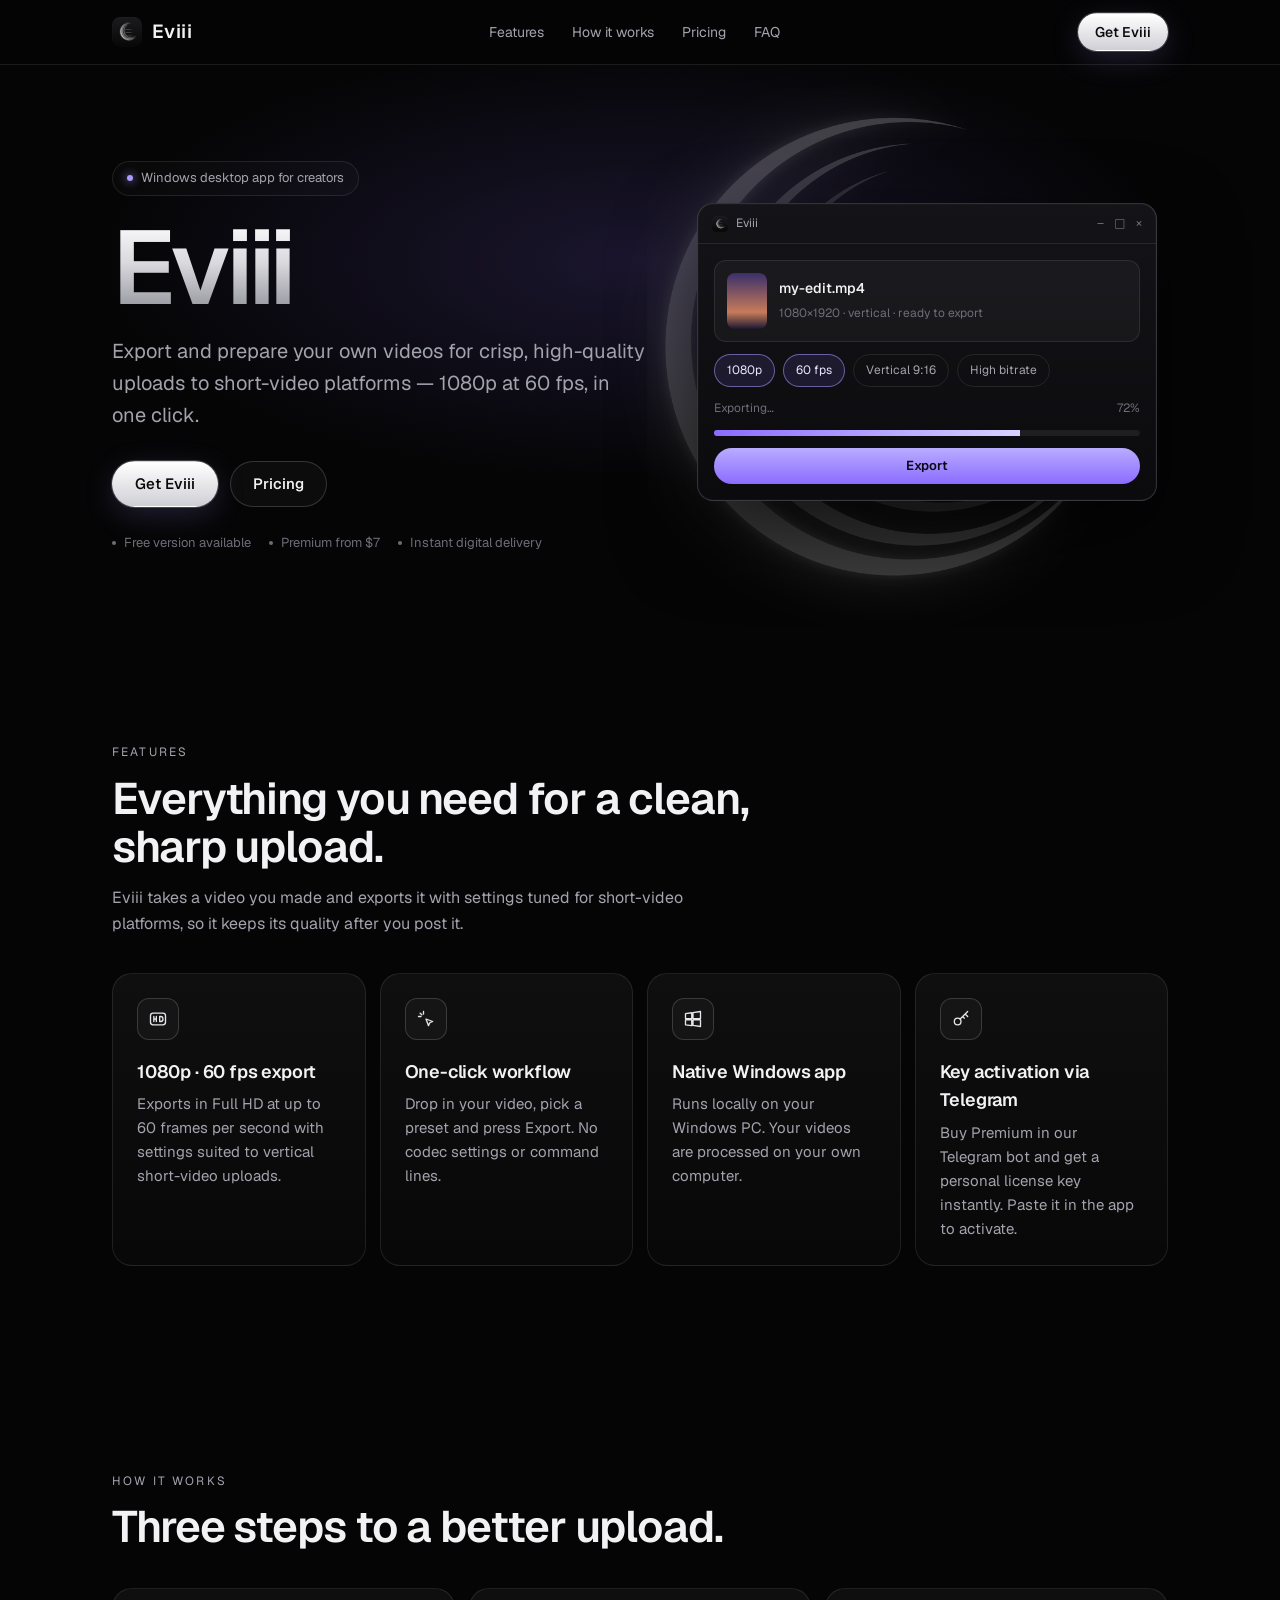
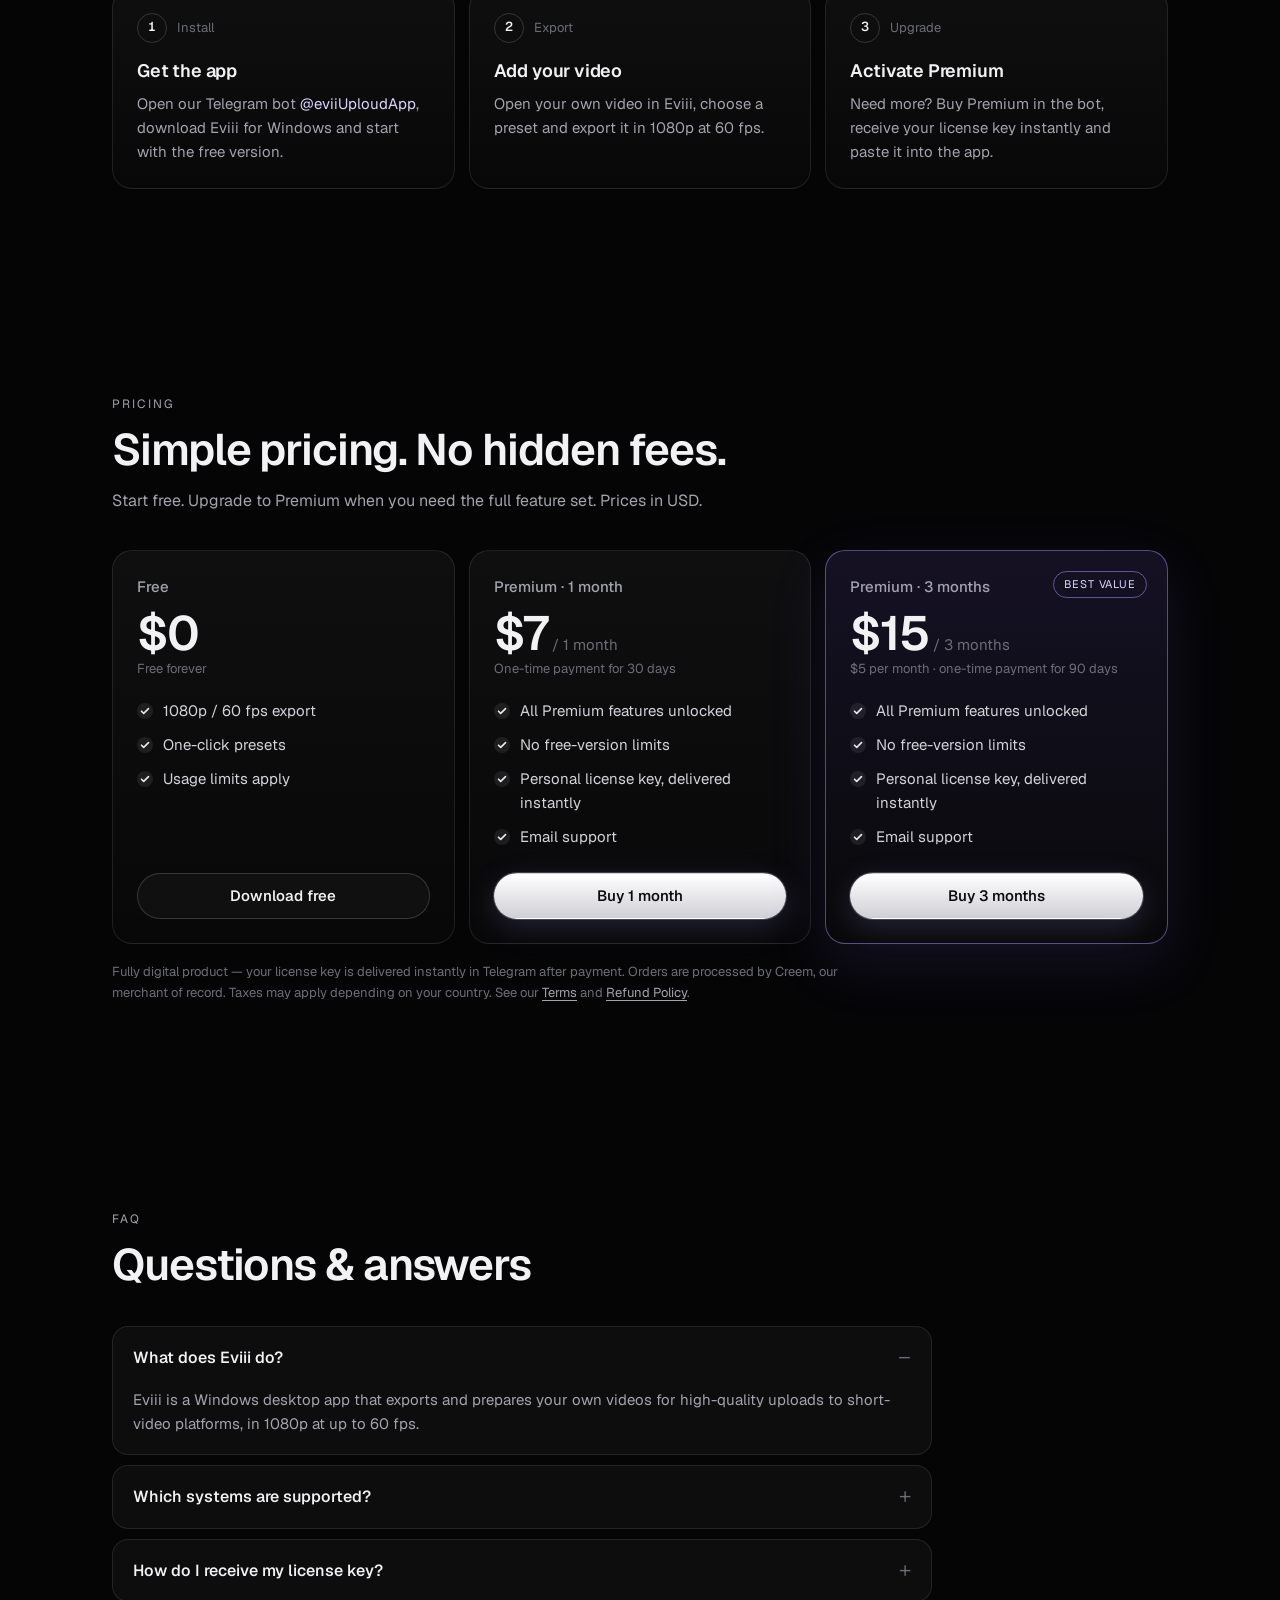
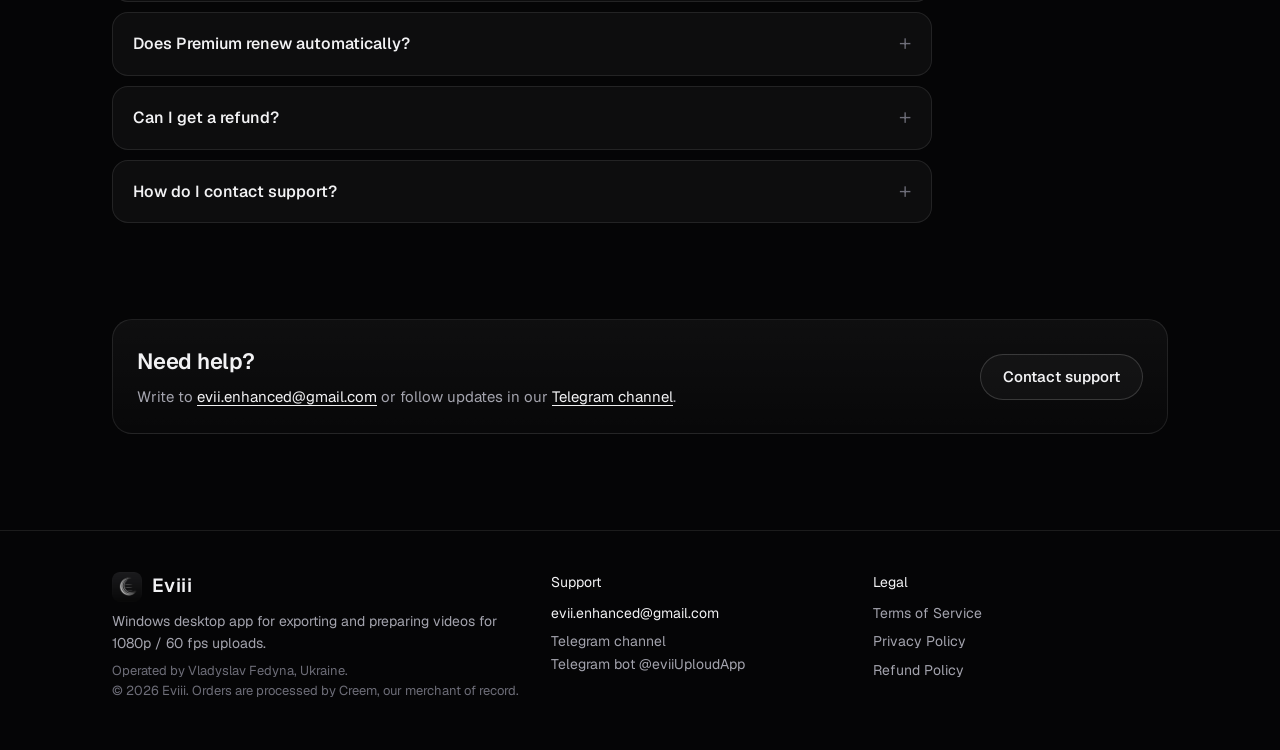
<file: index.html>
<!doctype html>
<html lang="en">
<head>
<meta charset="utf-8">
<meta name="viewport" content="width=device-width, initial-scale=1">
<title>Eviii — export videos for 1080p / 60 fps short-video uploads</title>
<meta name="description" content="Eviii is a Windows desktop app for content creators that exports and prepares videos for high-quality 1080p, 60 fps uploads to short-video platforms. Free version and Premium from $7.">
<meta name="theme-color" content="#050506">
<link rel="icon" type="image/png" href="assets/favicon.png">
<link rel="apple-touch-icon" href="assets/apple-touch-icon.png">
<link rel="stylesheet" href="assets/style.css">
</head>
<body>
<header class="nav"><div class="wrap">
  <a class="brand" href="#top"><img src="assets/icon-256.png" alt="">Eviii</a>
  <nav class="nav-links"><a href="#features">Features</a><a href="#how">How it works</a><a href="#pricing">Pricing</a><a href="#faq">FAQ</a></nav>
  <a class="btn btn-primary btn-sm" href="https://t.me/eviiUploudApp" target="_blank" rel="noopener">Get Eviii</a>
</div></header>

<main id="top">
<section class="hero"><div class="wrap">
  <div>
    <span class="eyebrow"><i></i>Windows desktop app for creators</span>
    <h1 class="silver">Eviii</h1>
    <p class="lead">Export and prepare your own videos for crisp, high-quality uploads to short-video platforms — 1080p at 60 fps, in one click.</p>
    <div class="cta">
      <a class="btn btn-primary" href="https://t.me/eviiUploudApp" target="_blank" rel="noopener">Get Eviii</a>
      <a class="btn btn-ghost" href="#pricing">Pricing</a>
    </div>
    <div class="meta"><span>Free version available</span><span>Premium from $7</span><span>Instant digital delivery</span></div>
  </div>
  <div class="hero-art">
    <img class="mark-bg" src="assets/mark.png" alt="">
    <div class="window" role="img" aria-label="Illustration of the Eviii app window">
      <div class="win-bar"><img src="assets/icon-256.png" alt="">Eviii<span class="dots"><span>–</span><span>□</span><span>×</span></span></div>
      <div class="win-body">
        <div class="file"><div class="thumb"></div><div><b>my-edit.mp4</b><small>1080×1920 · vertical · ready to export</small></div></div>
        <div class="chips"><span class="chip on">1080p</span><span class="chip on">60 fps</span><span class="chip">Vertical 9:16</span><span class="chip">High bitrate</span></div>
        <div class="win-row"><span>Exporting…</span><span>72%</span></div>
        <div class="bar"><i></i></div>
        <div class="win-btn">Export</div>
      </div>
    </div>
  </div>
</div></section>

<section id="features"><div class="wrap">
  <div class="sec-head"><p class="kicker">Features</p><h2>Everything you need for a clean, sharp upload.</h2><p>Eviii takes a video you made and exports it with settings tuned for short-video platforms, so it keeps its quality after you post it.</p></div>
  <div class="grid g4">
    <div class="card"><div class="ico"><svg viewBox="0 0 24 24"><rect x="3" y="5" width="18" height="14" rx="3"/><path d="M7 9v6M7 12h3M10 9v6M14 9v6h1.5a2.5 3 0 0 0 0-6z"/></svg></div><h3>1080p · 60 fps export</h3><p>Exports in Full HD at up to 60 frames per second with settings suited to vertical short-video uploads.</p></div>
    <div class="card"><div class="ico"><svg viewBox="0 0 24 24"><path d="M9 3v3M3 9h3M5 5l2 2M12 12l8 3-3.5 1.5L15 20z"/></svg></div><h3>One-click workflow</h3><p>Drop in your video, pick a preset and press Export. No codec settings or command lines.</p></div>
    <div class="card"><div class="ico"><svg viewBox="0 0 24 24"><path d="M3 5.5l7.5-1v7H3zM12 4.3L21 3v8.5h-9zM3 13h7.5v7l-7.5-1zM12 13h9v8l-9-1.3z"/></svg></div><h3>Native Windows app</h3><p>Runs locally on your Windows PC. Your videos are processed on your own computer.</p></div>
    <div class="card"><div class="ico"><svg viewBox="0 0 24 24"><circle cx="8" cy="15" r="4"/><path d="M11 12l9-9M17 6l3 3M14 9l2 2"/></svg></div><h3>Key activation via Telegram</h3><p>Buy Premium in our Telegram bot and get a personal license key instantly. Paste it in the app to activate.</p></div>
  </div>
</div></section>

<section id="how"><div class="wrap">
  <div class="sec-head"><p class="kicker">How it works</p><h2>Three steps to a better upload.</h2></div>
  <div class="grid g3">
    <div class="card"><span class="step-n"><b>1</b>Install</span><h3>Get the app</h3><p>Open our Telegram bot <a href="https://t.me/eviiUploudApp" target="_blank" rel="noopener" style="color:#dcd6ff">@eviiUploudApp</a>, download Eviii for Windows and start with the free version.</p></div>
    <div class="card"><span class="step-n"><b>2</b>Export</span><h3>Add your video</h3><p>Open your own video in Eviii, choose a preset and export it in 1080p at 60 fps.</p></div>
    <div class="card"><span class="step-n"><b>3</b>Upgrade</span><h3>Activate Premium</h3><p>Need more? Buy Premium in the bot, receive your license key instantly and paste it into the app.</p></div>
  </div>
</div></section>

<section id="pricing"><div class="wrap">
  <div class="sec-head"><p class="kicker">Pricing</p><h2>Simple pricing. No hidden fees.</h2><p>Start free. Upgrade to Premium when you need the full feature set. Prices in USD.</p></div>
  <div class="grid g3">
    <div class="card price-card">
      <p class="plan">Free</p><p class="price">$0</p><p class="per">Free forever</p>
      <ul class="list"><li>1080p / 60 fps export</li><li>One-click presets</li><li>Usage limits apply</li></ul>
      <a class="btn btn-ghost" href="https://t.me/eviiUploudApp" target="_blank" rel="noopener">Download free</a>
    </div>
    <div class="card price-card">
      <p class="plan">Premium · 1 month</p><p class="price">$7<small>/ 1 month</small></p><p class="per">One-time payment for 30 days</p>
      <ul class="list"><li>All Premium features unlocked</li><li>No free-version limits</li><li>Personal license key, delivered instantly</li><li>Email support</li></ul>
      <a class="btn btn-primary" href="https://t.me/eviiUploudApp" target="_blank" rel="noopener">Buy 1 month</a>
    </div>
    <div class="card price-card featured">
      <span class="badge">Best value</span>
      <p class="plan">Premium · 3 months</p><p class="price">$15<small>/ 3 months</small></p><p class="per">$5 per month · one-time payment for 90 days</p>
      <ul class="list"><li>All Premium features unlocked</li><li>No free-version limits</li><li>Personal license key, delivered instantly</li><li>Email support</li></ul>
      <a class="btn btn-primary" href="https://t.me/eviiUploudApp" target="_blank" rel="noopener">Buy 3 months</a>
    </div>
  </div>
  <p class="note">Fully digital product — your license key is delivered instantly in Telegram after payment. Orders are processed by Creem, our merchant of record. Taxes may apply depending on your country. See our <a href="terms.html">Terms</a> and <a href="refund.html">Refund Policy</a>.</p>
</div></section>

<section id="faq"><div class="wrap">
  <div class="sec-head"><p class="kicker">FAQ</p><h2>Questions & answers</h2></div>
  <div class="faq">
    <details open><summary>What does Eviii do?</summary><p>Eviii is a Windows desktop app that exports and prepares your own videos for high-quality uploads to short-video platforms, in 1080p at up to 60 fps.</p></details>
    <details><summary>Which systems are supported?</summary><p>Eviii runs on Windows 10 and Windows 11 (64-bit).</p></details>
    <details><summary>How do I receive my license key?</summary><p>After a successful payment, our Telegram bot <a href="https://t.me/eviiUploudApp" target="_blank" rel="noopener">@eviiUploudApp</a> instantly sends you a personal license key. Paste it into the app to activate Premium.</p></details>
    <details><summary>Does Premium renew automatically?</summary><p>No. Premium is a one-time payment for a fixed period (1 or 3 months). When it ends, the app returns to the free version until you buy a new period.</p></details>
    <details><summary>Can I get a refund?</summary><p>Yes — if your key was not activated, or if a technical issue we can’t resolve prevents you from using Premium, you can request a refund within 7 days of purchase. See the <a href="refund.html">Refund Policy</a>.</p></details>
    <details><summary>How do I contact support?</summary><p>Email us at <a href="mailto:evii.enhanced@gmail.com">evii.enhanced@gmail.com</a>. We usually reply within 1–2 business days.</p></details>
  </div>
</div></section>

<section style="padding-top:0"><div class="wrap">
  <div class="card support">
    <div><h3 style="font-size:22px">Need help?</h3><p>Write to <a href="mailto:evii.enhanced@gmail.com" style="color:var(--text);text-decoration:underline;text-underline-offset:3px">evii.enhanced@gmail.com</a> or follow updates in our <a href="https://t.me/eviiEnhanced" target="_blank" rel="noopener" style="color:var(--text);text-decoration:underline;text-underline-offset:3px">Telegram channel</a>.</p></div>
    <a class="btn btn-ghost" href="mailto:evii.enhanced@gmail.com">Contact support</a>
  </div>
</div></section>
</main>
<footer><div class="wrap foot">
  <div>
    <a class="brand" href="#top"><img src="assets/icon-256.png" alt="">Eviii</a>
    <p>Windows desktop app for exporting and preparing videos for 1080p / 60 fps uploads.</p>
    <p class="copy">Operated by Vladyslav Fedyna, Ukraine.<br>© 2026 Eviii. Orders are processed by Creem, our merchant of record.</p>
  </div>
  <div>
    <p style="color:var(--text);margin-bottom:8px">Support</p>
    <a class="mail" href="mailto:evii.enhanced@gmail.com">evii.enhanced@gmail.com</a>
    <p style="margin-top:6px"><a href="https://t.me/eviiEnhanced" target="_blank" rel="noopener">Telegram channel</a></p>
    <p><a href="https://t.me/eviiUploudApp" target="_blank" rel="noopener">Telegram bot @eviiUploudApp</a></p>
  </div>
  <div>
    <p style="color:var(--text);margin-bottom:8px">Legal</p>
    <div class="foot-links" style="flex-direction:column;gap:6px">
      <a href="terms.html">Terms of Service</a><a href="privacy.html">Privacy Policy</a><a href="refund.html">Refund Policy</a>
    </div>
  </div>
</div></footer>
</body>
</html>
</file>
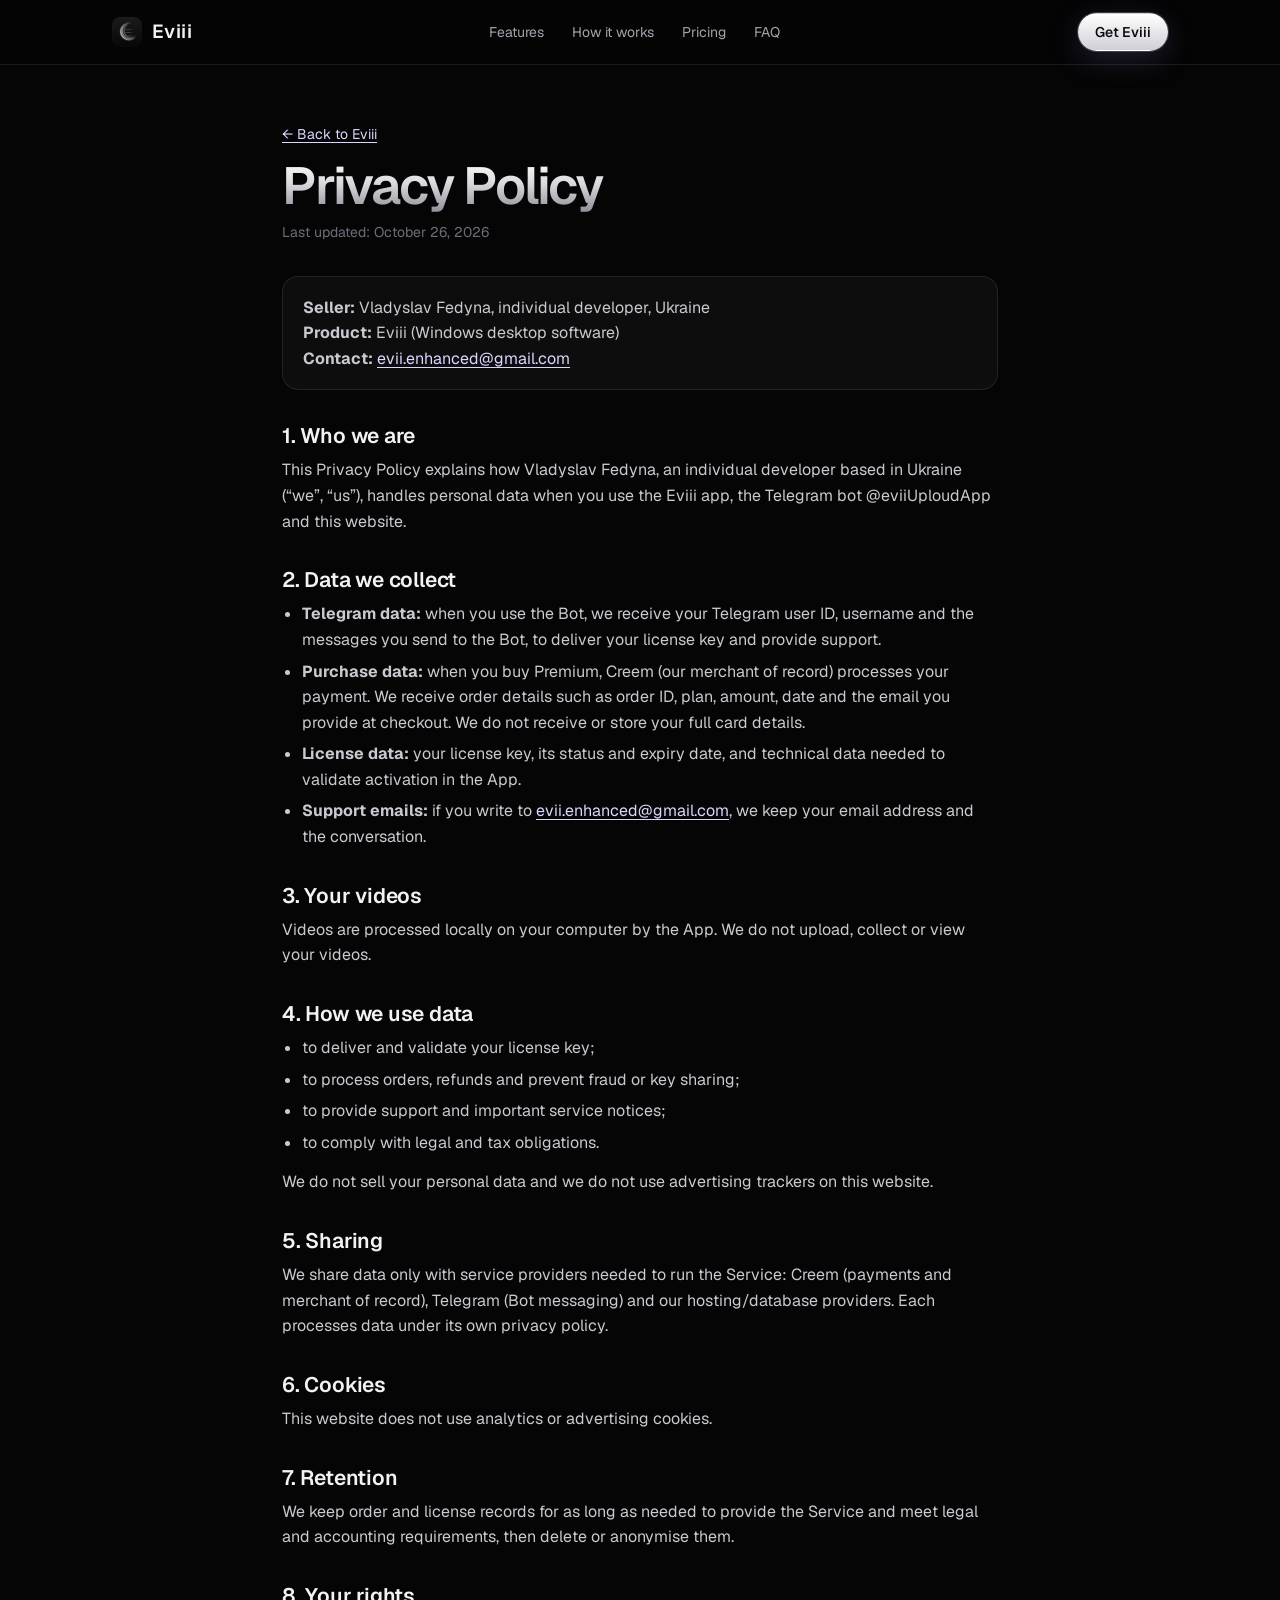
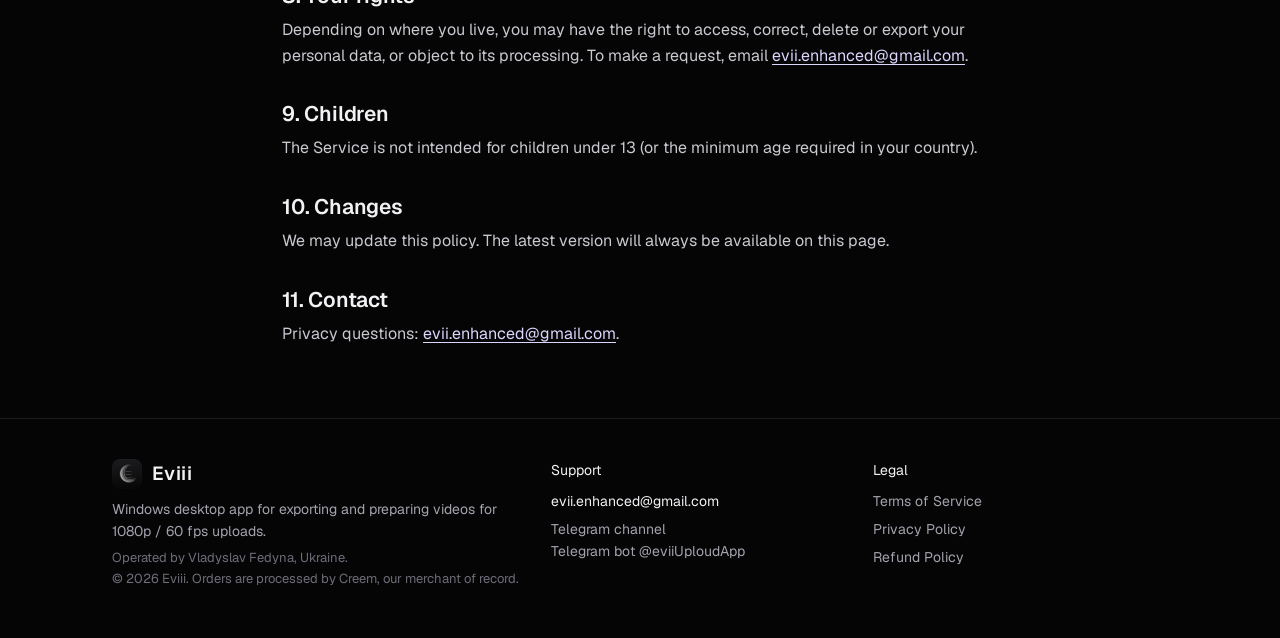
<file: privacy.html>
<!doctype html>
<html lang="en">
<head>
<meta charset="utf-8">
<meta name="viewport" content="width=device-width, initial-scale=1">
<title>Privacy Policy — Eviii</title>
<meta name="description" content="Privacy Policy for Eviii.">
<meta name="theme-color" content="#050506">
<link rel="icon" type="image/png" href="assets/favicon.png">
<link rel="apple-touch-icon" href="assets/apple-touch-icon.png">
<link rel="stylesheet" href="assets/style.css">
</head>
<body>
<header class="nav"><div class="wrap">
  <a class="brand" href="index.html"><img src="assets/icon-256.png" alt="">Eviii</a>
  <nav class="nav-links"><a href="index.html#features">Features</a><a href="index.html#how">How it works</a><a href="index.html#pricing">Pricing</a><a href="index.html#faq">FAQ</a></nav>
  <a class="btn btn-primary btn-sm" href="https://t.me/eviiUploudApp" target="_blank" rel="noopener">Get Eviii</a>
</div></header>

<main class="legal"><div class="wrap">
  <a class="back" href="index.html">← Back to Eviii</a>
  <h1 class="silver">Privacy Policy</h1>
  <p class="updated">Last updated: October 26, 2026</p>
  <div class="box"><p><b>Seller:</b> Vladyslav Fedyna, individual developer, Ukraine<br><b>Product:</b> Eviii (Windows desktop software)<br><b>Contact:</b> <a href="mailto:evii.enhanced@gmail.com">evii.enhanced@gmail.com</a></p></div>
  
<h2>1. Who we are</h2>
<p>This Privacy Policy explains how Vladyslav Fedyna, an individual developer based in Ukraine (“we”, “us”), handles personal data when you use the Eviii app, the Telegram bot @eviiUploudApp and this website.</p>
<h2>2. Data we collect</h2>
<ul>
<li><b>Telegram data:</b> when you use the Bot, we receive your Telegram user ID, username and the messages you send to the Bot, to deliver your license key and provide support.</li>
<li><b>Purchase data:</b> when you buy Premium, Creem (our merchant of record) processes your payment. We receive order details such as order ID, plan, amount, date and the email you provide at checkout. We do not receive or store your full card details.</li>
<li><b>License data:</b> your license key, its status and expiry date, and technical data needed to validate activation in the App.</li>
<li><b>Support emails:</b> if you write to <a href="mailto:evii.enhanced@gmail.com">evii.enhanced@gmail.com</a>, we keep your email address and the conversation.</li>
</ul>
<h2>3. Your videos</h2>
<p>Videos are processed locally on your computer by the App. We do not upload, collect or view your videos.</p>
<h2>4. How we use data</h2>
<ul><li>to deliver and validate your license key;</li><li>to process orders, refunds and prevent fraud or key sharing;</li><li>to provide support and important service notices;</li><li>to comply with legal and tax obligations.</li></ul>
<p>We do not sell your personal data and we do not use advertising trackers on this website.</p>
<h2>5. Sharing</h2>
<p>We share data only with service providers needed to run the Service: Creem (payments and merchant of record), Telegram (Bot messaging) and our hosting/database providers. Each processes data under its own privacy policy.</p>
<h2>6. Cookies</h2>
<p>This website does not use analytics or advertising cookies.</p>
<h2>7. Retention</h2>
<p>We keep order and license records for as long as needed to provide the Service and meet legal and accounting requirements, then delete or anonymise them.</p>
<h2>8. Your rights</h2>
<p>Depending on where you live, you may have the right to access, correct, delete or export your personal data, or object to its processing. To make a request, email <a href="mailto:evii.enhanced@gmail.com">evii.enhanced@gmail.com</a>.</p>
<h2>9. Children</h2>
<p>The Service is not intended for children under 13 (or the minimum age required in your country).</p>
<h2>10. Changes</h2>
<p>We may update this policy. The latest version will always be available on this page.</p>
<h2>11. Contact</h2>
<p>Privacy questions: <a href="mailto:evii.enhanced@gmail.com">evii.enhanced@gmail.com</a>.</p>

</div></main>
<footer><div class="wrap foot">
  <div>
    <a class="brand" href="index.html"><img src="assets/icon-256.png" alt="">Eviii</a>
    <p>Windows desktop app for exporting and preparing videos for 1080p / 60 fps uploads.</p>
    <p class="copy">Operated by Vladyslav Fedyna, Ukraine.<br>© 2026 Eviii. Orders are processed by Creem, our merchant of record.</p>
  </div>
  <div>
    <p style="color:var(--text);margin-bottom:8px">Support</p>
    <a class="mail" href="mailto:evii.enhanced@gmail.com">evii.enhanced@gmail.com</a>
    <p style="margin-top:6px"><a href="https://t.me/eviiEnhanced" target="_blank" rel="noopener">Telegram channel</a></p>
    <p><a href="https://t.me/eviiUploudApp" target="_blank" rel="noopener">Telegram bot @eviiUploudApp</a></p>
  </div>
  <div>
    <p style="color:var(--text);margin-bottom:8px">Legal</p>
    <div class="foot-links" style="flex-direction:column;gap:6px">
      <a href="terms.html">Terms of Service</a><a href="privacy.html">Privacy Policy</a><a href="refund.html">Refund Policy</a>
    </div>
  </div>
</div></footer>
</body>
</html>
</file>
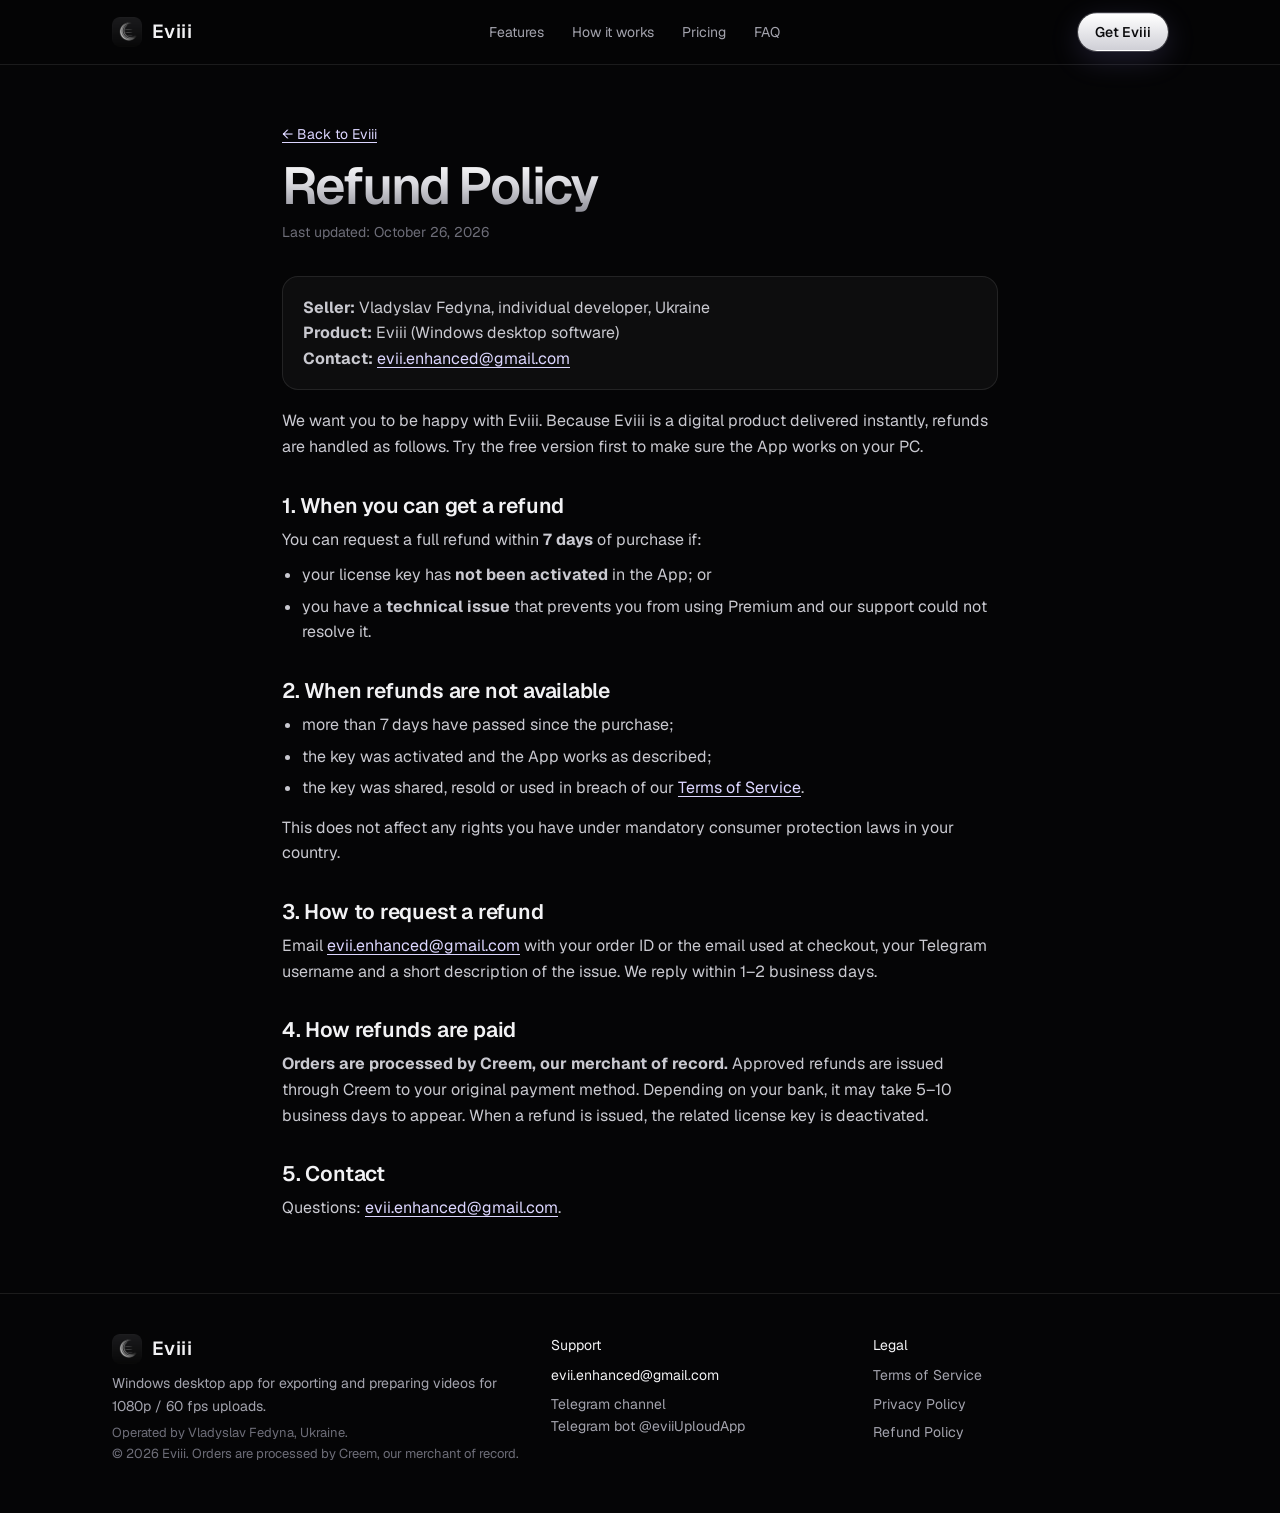
<file: refund.html>
<!doctype html>
<html lang="en">
<head>
<meta charset="utf-8">
<meta name="viewport" content="width=device-width, initial-scale=1">
<title>Refund Policy — Eviii</title>
<meta name="description" content="Refund Policy for Eviii.">
<meta name="theme-color" content="#050506">
<link rel="icon" type="image/png" href="assets/favicon.png">
<link rel="apple-touch-icon" href="assets/apple-touch-icon.png">
<link rel="stylesheet" href="assets/style.css">
</head>
<body>
<header class="nav"><div class="wrap">
  <a class="brand" href="index.html"><img src="assets/icon-256.png" alt="">Eviii</a>
  <nav class="nav-links"><a href="index.html#features">Features</a><a href="index.html#how">How it works</a><a href="index.html#pricing">Pricing</a><a href="index.html#faq">FAQ</a></nav>
  <a class="btn btn-primary btn-sm" href="https://t.me/eviiUploudApp" target="_blank" rel="noopener">Get Eviii</a>
</div></header>

<main class="legal"><div class="wrap">
  <a class="back" href="index.html">← Back to Eviii</a>
  <h1 class="silver">Refund Policy</h1>
  <p class="updated">Last updated: October 26, 2026</p>
  <div class="box"><p><b>Seller:</b> Vladyslav Fedyna, individual developer, Ukraine<br><b>Product:</b> Eviii (Windows desktop software)<br><b>Contact:</b> <a href="mailto:evii.enhanced@gmail.com">evii.enhanced@gmail.com</a></p></div>
  
<p>We want you to be happy with Eviii. Because Eviii is a digital product delivered instantly, refunds are handled as follows. Try the free version first to make sure the App works on your PC.</p>
<h2>1. When you can get a refund</h2>
<p>You can request a full refund within <b>7 days</b> of purchase if:</p>
<ul><li>your license key has <b>not been activated</b> in the App; or</li><li>you have a <b>technical issue</b> that prevents you from using Premium and our support could not resolve it.</li></ul>
<h2>2. When refunds are not available</h2>
<ul><li>more than 7 days have passed since the purchase;</li><li>the key was activated and the App works as described;</li><li>the key was shared, resold or used in breach of our <a href="terms.html">Terms of Service</a>.</li></ul>
<p>This does not affect any rights you have under mandatory consumer protection laws in your country.</p>
<h2>3. How to request a refund</h2>
<p>Email <a href="mailto:evii.enhanced@gmail.com">evii.enhanced@gmail.com</a> with your order ID or the email used at checkout, your Telegram username and a short description of the issue. We reply within 1–2 business days.</p>
<h2>4. How refunds are paid</h2>
<p><b>Orders are processed by Creem, our merchant of record.</b> Approved refunds are issued through Creem to your original payment method. Depending on your bank, it may take 5–10 business days to appear. When a refund is issued, the related license key is deactivated.</p>
<h2>5. Contact</h2>
<p>Questions: <a href="mailto:evii.enhanced@gmail.com">evii.enhanced@gmail.com</a>.</p>

</div></main>
<footer><div class="wrap foot">
  <div>
    <a class="brand" href="index.html"><img src="assets/icon-256.png" alt="">Eviii</a>
    <p>Windows desktop app for exporting and preparing videos for 1080p / 60 fps uploads.</p>
    <p class="copy">Operated by Vladyslav Fedyna, Ukraine.<br>© 2026 Eviii. Orders are processed by Creem, our merchant of record.</p>
  </div>
  <div>
    <p style="color:var(--text);margin-bottom:8px">Support</p>
    <a class="mail" href="mailto:evii.enhanced@gmail.com">evii.enhanced@gmail.com</a>
    <p style="margin-top:6px"><a href="https://t.me/eviiEnhanced" target="_blank" rel="noopener">Telegram channel</a></p>
    <p><a href="https://t.me/eviiUploudApp" target="_blank" rel="noopener">Telegram bot @eviiUploudApp</a></p>
  </div>
  <div>
    <p style="color:var(--text);margin-bottom:8px">Legal</p>
    <div class="foot-links" style="flex-direction:column;gap:6px">
      <a href="terms.html">Terms of Service</a><a href="privacy.html">Privacy Policy</a><a href="refund.html">Refund Policy</a>
    </div>
  </div>
</div></footer>
</body>
</html>
</file>
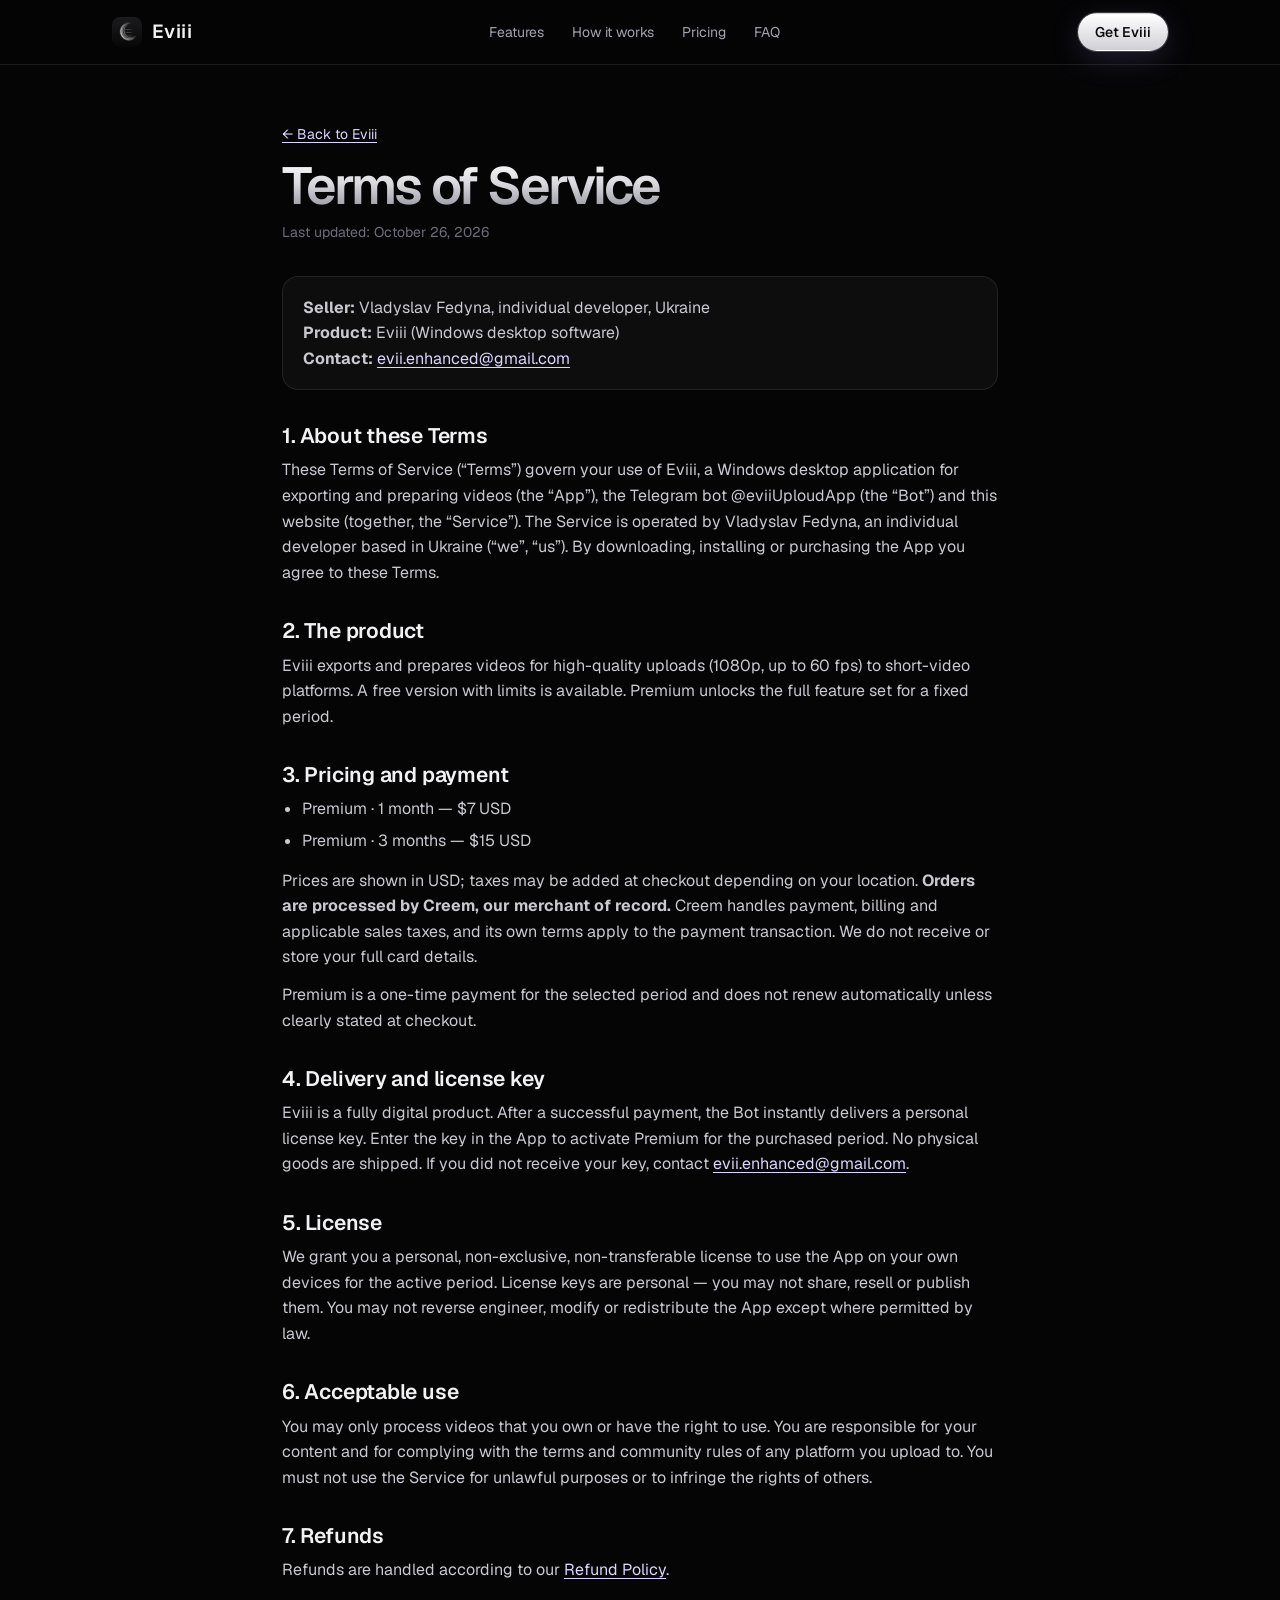
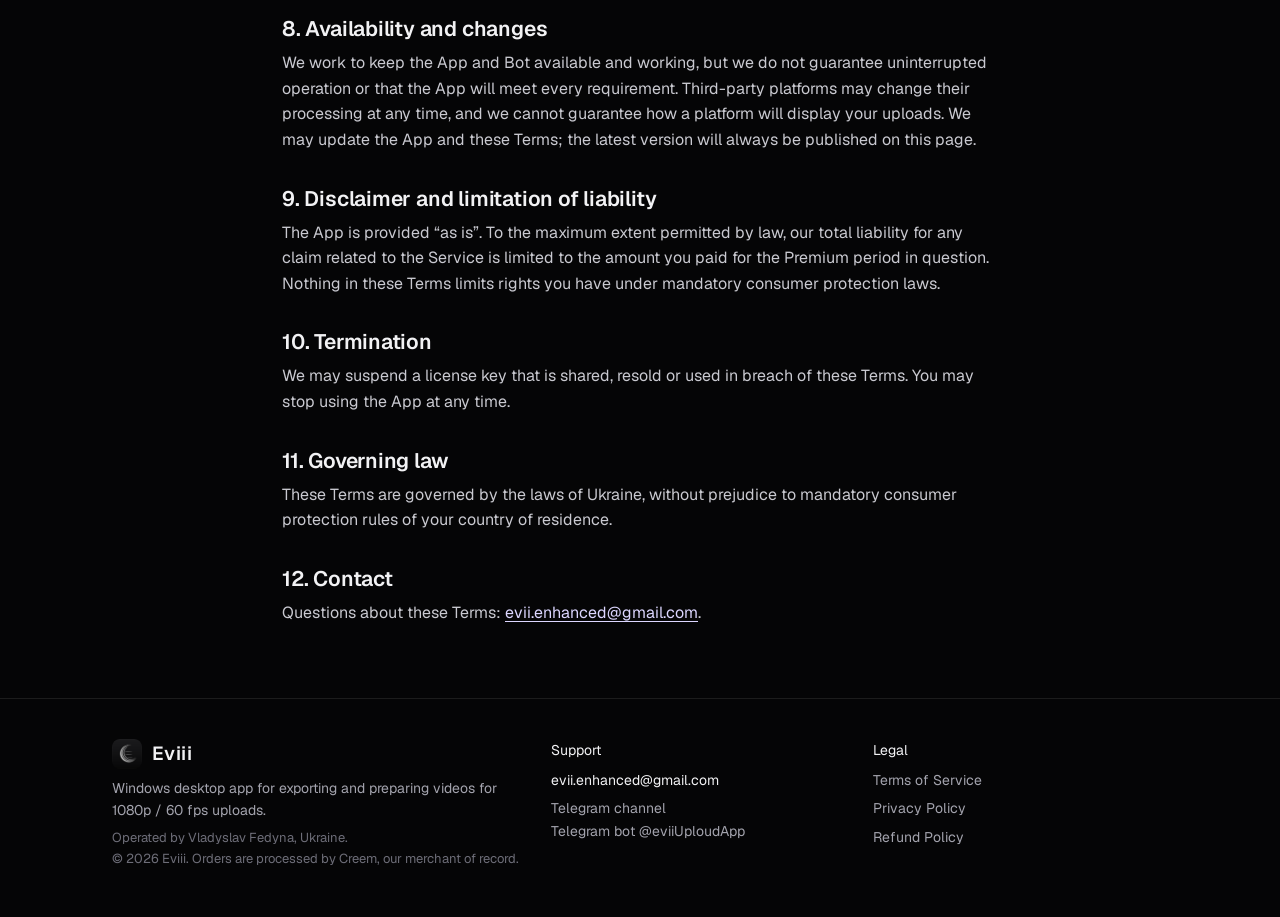
<file: terms.html>
<!doctype html>
<html lang="en">
<head>
<meta charset="utf-8">
<meta name="viewport" content="width=device-width, initial-scale=1">
<title>Terms of Service — Eviii</title>
<meta name="description" content="Terms of Service for Eviii.">
<meta name="theme-color" content="#050506">
<link rel="icon" type="image/png" href="assets/favicon.png">
<link rel="apple-touch-icon" href="assets/apple-touch-icon.png">
<link rel="stylesheet" href="assets/style.css">
</head>
<body>
<header class="nav"><div class="wrap">
  <a class="brand" href="index.html"><img src="assets/icon-256.png" alt="">Eviii</a>
  <nav class="nav-links"><a href="index.html#features">Features</a><a href="index.html#how">How it works</a><a href="index.html#pricing">Pricing</a><a href="index.html#faq">FAQ</a></nav>
  <a class="btn btn-primary btn-sm" href="https://t.me/eviiUploudApp" target="_blank" rel="noopener">Get Eviii</a>
</div></header>

<main class="legal"><div class="wrap">
  <a class="back" href="index.html">← Back to Eviii</a>
  <h1 class="silver">Terms of Service</h1>
  <p class="updated">Last updated: October 26, 2026</p>
  <div class="box"><p><b>Seller:</b> Vladyslav Fedyna, individual developer, Ukraine<br><b>Product:</b> Eviii (Windows desktop software)<br><b>Contact:</b> <a href="mailto:evii.enhanced@gmail.com">evii.enhanced@gmail.com</a></p></div>
  
<h2>1. About these Terms</h2>
<p>These Terms of Service (“Terms”) govern your use of Eviii, a Windows desktop application for exporting and preparing videos (the “App”), the Telegram bot @eviiUploudApp (the “Bot”) and this website (together, the “Service”). The Service is operated by Vladyslav Fedyna, an individual developer based in Ukraine (“we”, “us”). By downloading, installing or purchasing the App you agree to these Terms.</p>
<h2>2. The product</h2>
<p>Eviii exports and prepares videos for high-quality uploads (1080p, up to 60 fps) to short-video platforms. A free version with limits is available. Premium unlocks the full feature set for a fixed period.</p>
<h2>3. Pricing and payment</h2>
<ul><li>Premium · 1 month — $7 USD</li><li>Premium · 3 months — $15 USD</li></ul>
<p>Prices are shown in USD; taxes may be added at checkout depending on your location. <b>Orders are processed by Creem, our merchant of record.</b> Creem handles payment, billing and applicable sales taxes, and its own terms apply to the payment transaction. We do not receive or store your full card details.</p>
<p>Premium is a one-time payment for the selected period and does not renew automatically unless clearly stated at checkout.</p>
<h2>4. Delivery and license key</h2>
<p>Eviii is a fully digital product. After a successful payment, the Bot instantly delivers a personal license key. Enter the key in the App to activate Premium for the purchased period. No physical goods are shipped. If you did not receive your key, contact <a href="mailto:evii.enhanced@gmail.com">evii.enhanced@gmail.com</a>.</p>
<h2>5. License</h2>
<p>We grant you a personal, non-exclusive, non-transferable license to use the App on your own devices for the active period. License keys are personal — you may not share, resell or publish them. You may not reverse engineer, modify or redistribute the App except where permitted by law.</p>
<h2>6. Acceptable use</h2>
<p>You may only process videos that you own or have the right to use. You are responsible for your content and for complying with the terms and community rules of any platform you upload to. You must not use the Service for unlawful purposes or to infringe the rights of others.</p>
<h2>7. Refunds</h2>
<p>Refunds are handled according to our <a href="refund.html">Refund Policy</a>.</p>
<h2>8. Availability and changes</h2>
<p>We work to keep the App and Bot available and working, but we do not guarantee uninterrupted operation or that the App will meet every requirement. Third-party platforms may change their processing at any time, and we cannot guarantee how a platform will display your uploads. We may update the App and these Terms; the latest version will always be published on this page.</p>
<h2>9. Disclaimer and limitation of liability</h2>
<p>The App is provided “as is”. To the maximum extent permitted by law, our total liability for any claim related to the Service is limited to the amount you paid for the Premium period in question. Nothing in these Terms limits rights you have under mandatory consumer protection laws.</p>
<h2>10. Termination</h2>
<p>We may suspend a license key that is shared, resold or used in breach of these Terms. You may stop using the App at any time.</p>
<h2>11. Governing law</h2>
<p>These Terms are governed by the laws of Ukraine, without prejudice to mandatory consumer protection rules of your country of residence.</p>
<h2>12. Contact</h2>
<p>Questions about these Terms: <a href="mailto:evii.enhanced@gmail.com">evii.enhanced@gmail.com</a>.</p>

</div></main>
<footer><div class="wrap foot">
  <div>
    <a class="brand" href="index.html"><img src="assets/icon-256.png" alt="">Eviii</a>
    <p>Windows desktop app for exporting and preparing videos for 1080p / 60 fps uploads.</p>
    <p class="copy">Operated by Vladyslav Fedyna, Ukraine.<br>© 2026 Eviii. Orders are processed by Creem, our merchant of record.</p>
  </div>
  <div>
    <p style="color:var(--text);margin-bottom:8px">Support</p>
    <a class="mail" href="mailto:evii.enhanced@gmail.com">evii.enhanced@gmail.com</a>
    <p style="margin-top:6px"><a href="https://t.me/eviiEnhanced" target="_blank" rel="noopener">Telegram channel</a></p>
    <p><a href="https://t.me/eviiUploudApp" target="_blank" rel="noopener">Telegram bot @eviiUploudApp</a></p>
  </div>
  <div>
    <p style="color:var(--text);margin-bottom:8px">Legal</p>
    <div class="foot-links" style="flex-direction:column;gap:6px">
      <a href="terms.html">Terms of Service</a><a href="privacy.html">Privacy Policy</a><a href="refund.html">Refund Policy</a>
    </div>
  </div>
</div></footer>
</body>
</html>
</file>
<file: assets/style.css>
@font-face{font-family:"Geist";src:url("fonts/Geist.ttf") format("truetype");font-weight:100 900;font-display:swap}
:root{
  --bg:#050506;--bg2:#0b0b0e;--card:rgba(255,255,255,.035);--card2:rgba(255,255,255,.06);
  --line:rgba(255,255,255,.09);--line2:rgba(255,255,255,.16);
  --text:#f2f2f4;--muted:#a3a3ad;--dim:#6d6d78;
  --accent:#a99bff;--accent2:#8b6cff;
  --radius:20px;--max:1120px;
  --font:"Geist",ui-sans-serif,system-ui,-apple-system,"Segoe UI",Roboto,Arial,sans-serif;
}
*{box-sizing:border-box;margin:0;padding:0}
html{scroll-behavior:smooth;-webkit-text-size-adjust:100%}
body{background:var(--bg);color:var(--text);font-family:var(--font);font-size:16px;line-height:1.6;-webkit-font-smoothing:antialiased;overflow-x:hidden}
a{color:inherit;text-decoration:none}
img{max-width:100%;display:block}
.wrap{width:100%;max-width:var(--max);margin:0 auto;padding:0 20px}
.silver{background:linear-gradient(180deg,#ffffff 0%,#d9d9de 45%,#8d8d96 100%);-webkit-background-clip:text;background-clip:text;color:transparent}

/* nav */
.nav{position:sticky;top:0;z-index:20;backdrop-filter:blur(14px);-webkit-backdrop-filter:blur(14px);background:rgba(5,5,6,.72);border-bottom:1px solid var(--line)}
.nav .wrap{display:flex;align-items:center;justify-content:space-between;height:64px}
.brand{display:flex;align-items:center;gap:10px;font-weight:600;font-size:19px;letter-spacing:.02em}
.brand img{width:30px;height:30px;border-radius:8px}
.nav-links{display:none;gap:28px;font-size:14px;color:var(--muted)}
.nav-links a:hover{color:var(--text)}
.btn{display:inline-flex;align-items:center;justify-content:center;gap:8px;height:46px;padding:0 22px;border-radius:999px;font-weight:550;font-size:15px;border:1px solid var(--line2);transition:.2s;white-space:nowrap}
.btn-sm{height:38px;padding:0 16px;font-size:14px}
.btn-primary{background:linear-gradient(180deg,#ffffff,#cfcfd6);color:#0a0a0c;border-color:transparent;box-shadow:0 0 0 1px rgba(255,255,255,.2),0 8px 30px rgba(169,155,255,.18)}
.btn-primary:hover{box-shadow:0 0 0 1px rgba(255,255,255,.35),0 10px 40px rgba(169,155,255,.32)}
.btn-ghost{background:rgba(255,255,255,.03);color:var(--text)}
.btn-ghost:hover{background:rgba(255,255,255,.08)}

/* hero */
.hero{position:relative;padding:72px 0 56px;overflow:hidden}
.hero:before{content:"";position:absolute;inset:-20% -10% auto;height:620px;background:radial-gradient(closest-side,rgba(139,108,255,.16),transparent 70%);pointer-events:none}
.hero .wrap{position:relative;display:grid;gap:40px;align-items:center}
.eyebrow{display:inline-flex;align-items:center;gap:8px;font-size:13px;color:var(--muted);border:1px solid var(--line);border-radius:999px;padding:6px 14px;background:rgba(255,255,255,.02)}
.eyebrow i{width:6px;height:6px;border-radius:50%;background:var(--accent);box-shadow:0 0 10px var(--accent)}
h1{font-size:clamp(52px,14vw,104px);line-height:.95;font-weight:600;letter-spacing:-.04em;margin:22px 0 18px}
.lead{font-size:clamp(17px,2.2vw,20px);color:var(--muted);max-width:540px}
.cta{display:flex;flex-wrap:wrap;gap:12px;margin-top:30px}
.meta{display:flex;flex-wrap:wrap;gap:8px 18px;margin-top:26px;font-size:13px;color:var(--dim)}
.meta span:before{content:"";display:inline-block;width:4px;height:4px;border-radius:50%;background:var(--dim);margin-right:8px;vertical-align:middle}
.hero-art{position:relative;display:flex;justify-content:center}
.hero-art .mark{width:min(78vw,420px);opacity:.95;filter:drop-shadow(0 0 40px rgba(255,255,255,.12))}

/* app window mock */
.window{position:relative;margin-top:-10px;border:1px solid var(--line2);border-radius:16px;background:linear-gradient(180deg,#141418,#0b0b0e);box-shadow:0 30px 80px rgba(0,0,0,.6),0 0 0 1px rgba(255,255,255,.02) inset;overflow:hidden;width:100%;max-width:460px}
.win-bar{display:flex;align-items:center;gap:8px;padding:10px 14px;border-bottom:1px solid var(--line);font-size:12px;color:var(--muted)}
.win-bar img{width:16px;height:16px;border-radius:4px}
.win-bar .dots{margin-left:auto;display:flex;gap:10px;color:var(--dim)}
.win-body{padding:16px;display:grid;gap:12px}
.file{display:flex;gap:12px;align-items:center;padding:12px;border:1px solid var(--line);border-radius:12px;background:var(--card)}
.thumb{width:40px;height:56px;border-radius:8px;background:linear-gradient(180deg,#3a2f6b,#c77b5a 70%,#1b1830);flex:none}
.file b{display:block;font-size:14px;font-weight:550}
.file small{color:var(--dim);font-size:12px}
.chips{display:flex;flex-wrap:wrap;gap:8px}
.chip{font-size:12px;padding:6px 12px;border-radius:999px;border:1px solid var(--line);color:var(--muted)}
.chip.on{border-color:rgba(169,155,255,.55);color:#e9e5ff;background:rgba(139,108,255,.12)}
.bar{height:6px;border-radius:9px;background:rgba(255,255,255,.07);overflow:hidden}
.bar i{display:block;height:100%;width:72%;background:linear-gradient(90deg,#8b6cff,#d8d2ff)}
.win-row{display:flex;justify-content:space-between;align-items:center;font-size:12px;color:var(--dim)}
.win-btn{height:36px;border-radius:999px;background:linear-gradient(180deg,#b9acff,#8b6cff);color:#0b0a14;font-size:13px;font-weight:600;display:flex;align-items:center;justify-content:center}

/* sections */
section{padding:72px 0}
.sec-head{max-width:640px;margin-bottom:36px}
.kicker{font-size:12px;letter-spacing:.18em;text-transform:uppercase;color:var(--accent);margin-bottom:12px}
h2{font-size:clamp(30px,5vw,44px);line-height:1.1;font-weight:600;letter-spacing:-.025em}
.sec-head p{color:var(--muted);margin-top:14px}
.grid{display:grid;gap:14px}
.card{border:1px solid var(--line);border-radius:var(--radius);background:linear-gradient(180deg,rgba(255,255,255,.045),rgba(255,255,255,.015));padding:24px}
.ico{width:42px;height:42px;border-radius:12px;border:1px solid var(--line2);display:flex;align-items:center;justify-content:center;margin-bottom:18px;background:rgba(255,255,255,.03)}
.ico svg{width:20px;height:20px;stroke:#e6e6ea;fill:none;stroke-width:1.6;stroke-linecap:round;stroke-linejoin:round}
.card h3{font-size:18px;font-weight:600;margin-bottom:6px;letter-spacing:-.01em}
.card p{color:var(--muted);font-size:15px}
.step-n{font-size:13px;color:var(--dim);font-variant-numeric:tabular-nums;margin-bottom:14px;display:block}
.step-n b{display:inline-flex;width:30px;height:30px;border-radius:50%;align-items:center;justify-content:center;border:1px solid var(--line2);color:var(--text);font-weight:550;margin-right:10px}

/* pricing */
.price-card{display:flex;flex-direction:column;position:relative}
.price-card.featured{border-color:rgba(169,155,255,.45);background:linear-gradient(180deg,rgba(139,108,255,.12),rgba(255,255,255,.02));box-shadow:0 20px 60px rgba(139,108,255,.12)}
.badge{position:absolute;top:20px;right:20px;font-size:11px;letter-spacing:.08em;text-transform:uppercase;padding:4px 10px;border-radius:999px;border:1px solid rgba(169,155,255,.5);color:#ddd7ff}
.card .plan{font-size:15px;color:var(--muted);font-weight:500}
.card .price{color:var(--text);font-size:48px;font-weight:600;letter-spacing:-.03em;margin:10px 0 2px;line-height:1}
.price small{font-size:15px;color:var(--dim);font-weight:400;letter-spacing:0;margin-left:4px}
.card .per{font-size:13px;color:var(--dim);min-height:20px}
.list{list-style:none;margin:20px 0 24px;display:grid;gap:10px;font-size:15px;color:#d4d4da}
.list li{display:flex;gap:10px;align-items:flex-start}
.list li:before{content:"";flex:none;width:16px;height:16px;margin-top:4px;border-radius:50%;background:rgba(255,255,255,.08) url("data:image/svg+xml,%3Csvg xmlns='http://www.w3.org/2000/svg' viewBox='0 0 16 16'%3E%3Cpath d='M4.5 8.2l2.2 2.2 4.8-4.8' fill='none' stroke='%23e8e8ee' stroke-width='1.6' stroke-linecap='round' stroke-linejoin='round'/%3E%3C/svg%3E") center/16px no-repeat}
.price-card .btn{margin-top:auto;width:100%}
.note{font-size:13px;color:var(--dim);margin-top:18px;max-width:760px}
.note a{color:var(--muted);text-decoration:underline;text-underline-offset:3px}

/* faq */
.faq{display:grid;gap:10px;max-width:820px}
details{border:1px solid var(--line);border-radius:16px;background:var(--card);padding:0 20px}
summary{cursor:pointer;list-style:none;padding:18px 0;font-weight:550;display:flex;justify-content:space-between;gap:16px}
summary::-webkit-details-marker{display:none}
summary:after{content:"+";color:var(--dim);font-weight:300;font-size:22px;line-height:1}
details[open] summary:after{content:"–"}
details p{color:var(--muted);padding:0 0 18px;font-size:15px}
details a,.legal a{color:#dcd6ff;text-decoration:underline;text-underline-offset:3px}

/* support strip */
.support{display:grid;gap:18px;align-items:center}
.support .btn{width:fit-content}

/* footer */
footer{border-top:1px solid var(--line);padding:40px 0 48px;color:var(--muted);font-size:14px}
.foot{display:grid;gap:26px}
.foot .brand{margin-bottom:8px;color:var(--text)}
.foot-links{display:flex;flex-wrap:wrap;gap:10px 22px}
.foot-links a:hover,.foot a.mail:hover{color:var(--text)}
.foot a.mail{color:var(--text)}
.copy{color:var(--dim);font-size:13px;margin-top:6px}

/* legal pages */
.legal{padding:56px 0 72px}
.legal .wrap{max-width:780px}
.legal h1{font-size:clamp(36px,8vw,52px);margin:12px 0 8px;line-height:1.05}
.legal .updated{color:var(--dim);font-size:14px;margin-bottom:32px}
.legal h2{font-size:21px;margin:34px 0 10px;letter-spacing:-.01em}
.legal p,.legal li{color:#c9c9d0;font-size:16px}
.legal p+p{margin-top:12px}
.legal ul{padding-left:20px;margin-top:10px;display:grid;gap:6px}
.legal .box{border:1px solid var(--line);border-radius:16px;background:var(--card);padding:18px 20px;margin:18px 0}
.back{font-size:14px;color:var(--muted)}
.back:hover{color:var(--text)}

@media (min-width:720px){
  .wrap{padding:0 32px}
  .nav-links{display:flex}
  .g3{grid-template-columns:repeat(3,1fr)}
  .g4{grid-template-columns:repeat(2,1fr)}
  .foot{grid-template-columns:1.4fr 1fr 1fr}
  .support{grid-template-columns:1fr auto}
}
@media (min-width:1000px){
  .hero{padding:96px 0 80px}
  .hero .wrap{grid-template-columns:1.05fr .95fr}
  .g4{grid-template-columns:repeat(4,1fr)}
  section{padding:96px 0}
}
.mark-bg{position:absolute;width:min(92vw,520px);top:50%;left:50%;transform:translate(-58%,-50%);opacity:.22;filter:drop-shadow(0 0 30px rgba(255,255,255,.25));pointer-events:none}
.hero-art{padding:30px 0}
@media (max-width:999px){.mark-bg{transform:translate(-50%,-50%);width:min(110vw,520px);opacity:.16}}
.legal ul+p{margin-top:14px}
</file>
